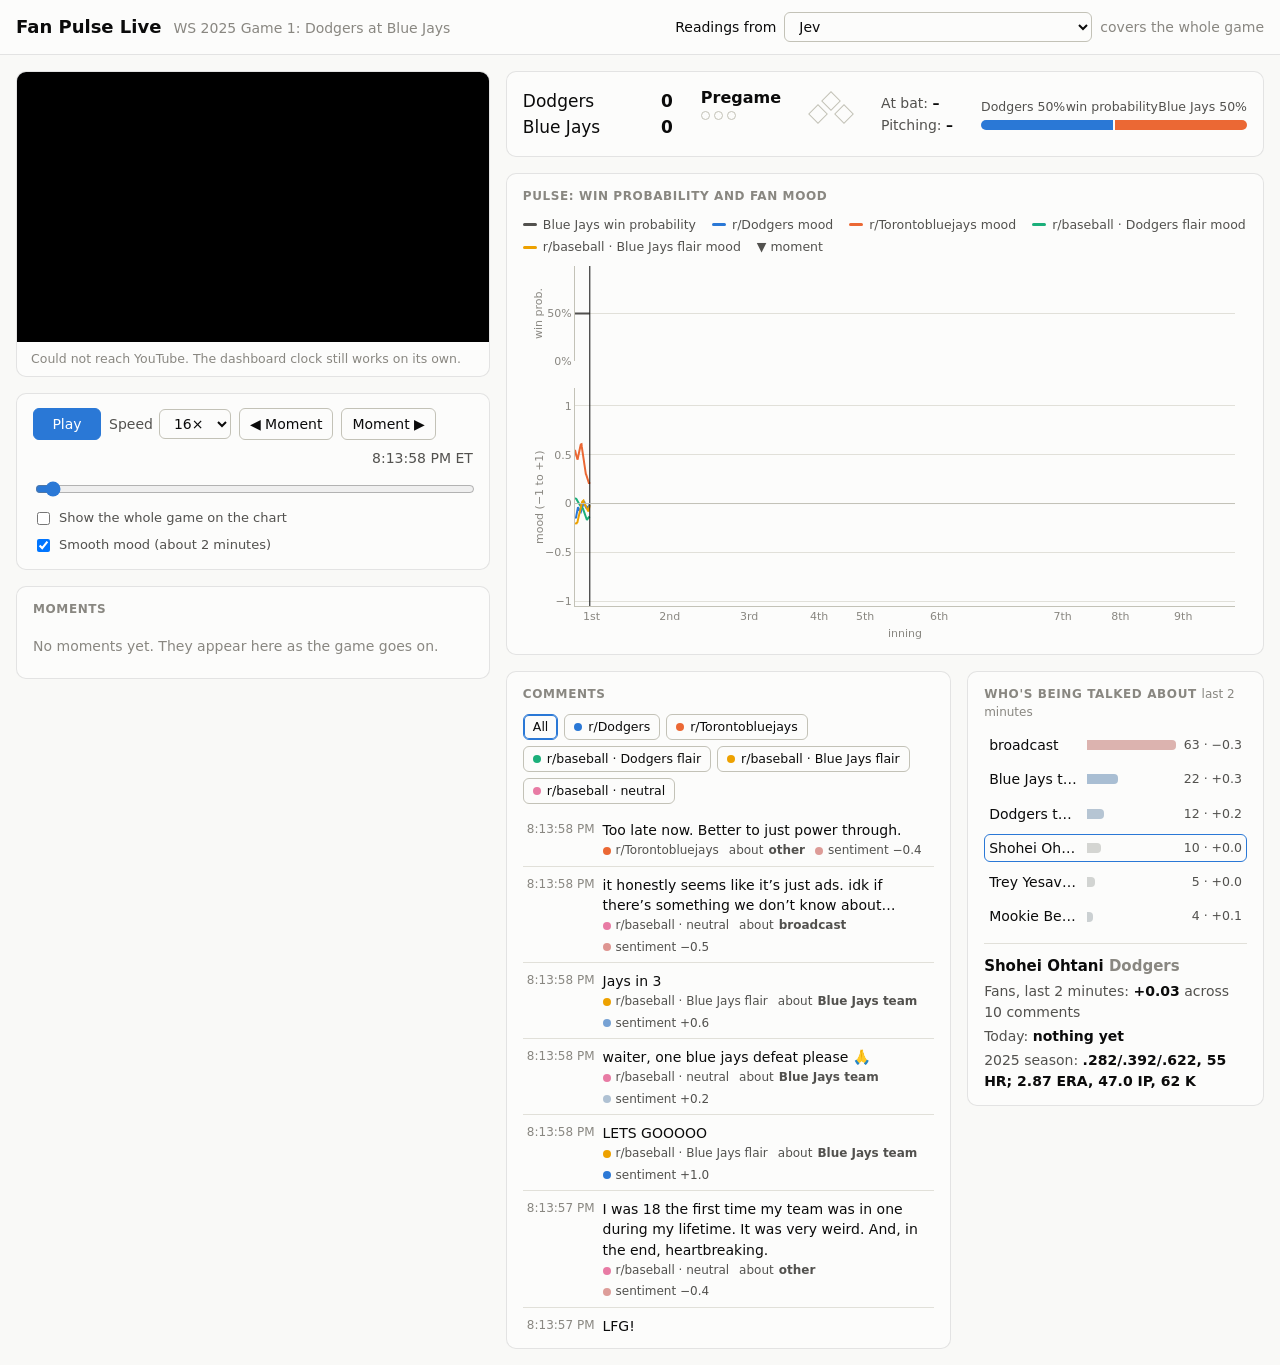
<file: web/index.html>
<!doctype html>
<html lang="en">
<head>
  <meta charset="utf-8">
  <meta name="viewport" content="width=device-width, initial-scale=1">
  <title>Fan Pulse Live</title>
  <link rel="stylesheet" href="style.css">
  <script src="vendor/plotly.min.js" defer></script>
  <script src="app.js" defer></script>
</head>
<body>
  <header class="top">
    <div class="brand">
      <h1>Fan Pulse Live</h1>
      <span id="game-label" class="muted"></span>
    </div>
    <div class="source">
      <label for="source">Readings from</label>
      <select id="source"></select>
      <span id="coverage" class="muted"></span>
    </div>
  </header>

  <div id="error" class="error" hidden></div>

  <main class="layout">
    <section class="left">
      <div class="card video-card">
        <div class="video"><div id="player"></div></div>
        <p id="video-note" class="note"></p>
      </div>

      <div class="card transport">
        <div class="transport-row">
          <button id="play" class="primary" aria-label="Play or pause">Play</button>
          <label class="inline">Speed
            <select id="speed">
              <option value="1">1×</option>
              <option value="4">4×</option>
              <option value="16" selected>16×</option>
              <option value="60">60×</option>
            </select>
          </label>
          <button id="prev-moment">◀ Moment</button>
          <button id="next-moment">Moment ▶</button>
          <span id="clock" class="clock"></span>
        </div>
        <input id="scrub" type="range" min="0" max="1" step="1" value="0" aria-label="Game time">
        <div class="transport-row">
          <label class="inline check"><input id="show-future" type="checkbox"> Show the whole game on the chart</label>
          <label class="inline check"><input id="smooth" type="checkbox" checked> Smooth mood (about 2 minutes)</label>
        </div>
      </div>

      <div class="card">
        <h2>Moments</h2>
        <div id="moments" class="moments"></div>
      </div>
    </section>

    <section class="right">
      <div class="card scoreboard" id="scoreboard"></div>

      <div class="card">
        <h2>Pulse: win probability and fan mood</h2>
        <div id="legend" class="legend"></div>
        <div id="pulse" class="pulse"></div>
      </div>

      <div class="split">
        <div class="card">
          <h2>Comments</h2>
          <div id="tabs" class="tabs" role="tablist"></div>
          <div id="comments" class="comments"></div>
        </div>
        <div class="card">
          <h2>Who's being talked about <span class="muted">last 2 minutes</span></h2>
          <div id="subjects" class="subjects"></div>
          <div id="player-card" class="player-card"></div>
        </div>
      </div>
    </section>
  </main>
</body>
</html>
</file>
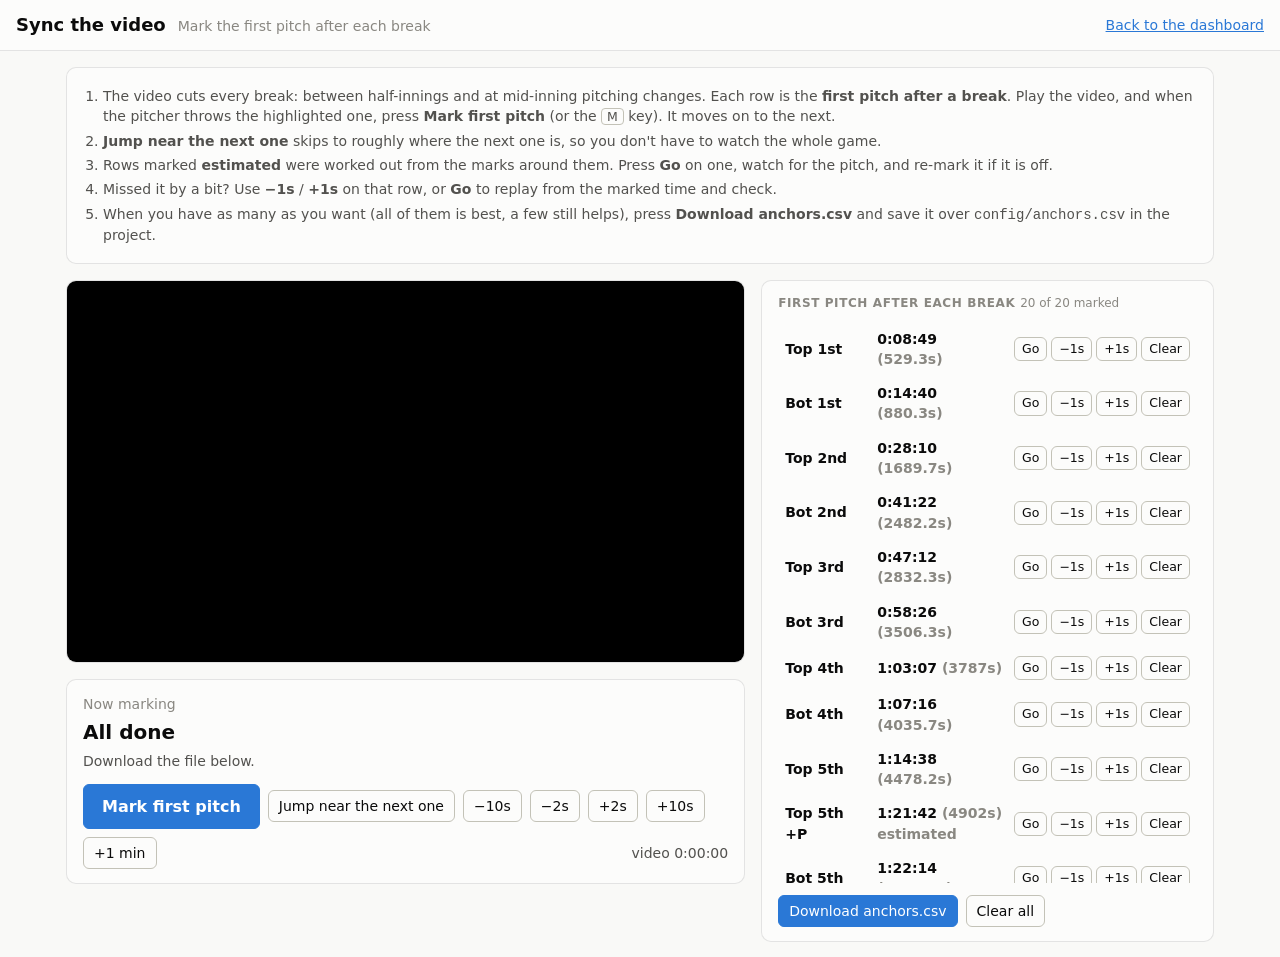
<file: web/anchors.html>
<!doctype html>
<html lang="en">
<head>
  <meta charset="utf-8">
  <meta name="viewport" content="width=device-width, initial-scale=1">
  <title>Sync the video</title>
  <link rel="stylesheet" href="style.css">
  <style>
    .wrap { max-width: 1180px; margin: 0 auto; padding: 16px; display: grid; gap: 16px; }
    .cols { display: grid; grid-template-columns: minmax(0, 3fr) minmax(300px, 2fr); gap: 16px; align-items: start; }
    @media (max-width: 900px) { .cols { grid-template-columns: minmax(0, 1fr); } }
    .steps { margin: 0; padding-left: 20px; color: var(--ink-2); }
    .steps li { margin: 4px 0; }
    .now { display: grid; gap: 4px; }
    .now .which { font-size: 20px; font-weight: 700; }
    .now .who { color: var(--ink-2); }
    .controls { display: flex; flex-wrap: wrap; gap: 8px; align-items: center; }
    button.mark { background: var(--accent); border-color: var(--accent); color: #fff; font-size: 16px; font-weight: 600; padding: 10px 18px; }
    .rows { display: grid; gap: 2px; max-height: 560px; overflow-y: auto; }
    .row { display: grid; grid-template-columns: 84px minmax(0, 1fr) auto; gap: 8px; align-items: center; padding: 5px 6px; border: 1px solid transparent; border-radius: 6px; }
    .row.current { border-color: var(--accent); }
    .row .code { font-weight: 600; }
    .row .time { font-variant-numeric: tabular-nums; color: var(--ink-2); }
    .row .time.set { color: var(--ink); font-weight: 600; }
    .row .acts { display: flex; gap: 4px; }
    .row button { padding: 2px 7px; font-size: 12.5px; }
    .done { font-weight: 600; }
    kbd { border: 1px solid var(--axis); border-radius: 4px; padding: 0 5px; font: inherit; font-size: 12.5px; }
  </style>
</head>
<body>
  <header class="top">
    <div class="brand"><h1>Sync the video</h1><span class="muted">Mark the first pitch after each break</span></div>
    <a href="index.html">Back to the dashboard</a>
  </header>

  <div class="wrap">
    <div class="card">
      <ol class="steps">
        <li>The video cuts every break: between half-innings and at mid-inning pitching changes. Each row is the <b>first pitch after a break</b>. Play the video, and when the pitcher throws the highlighted one, press <b>Mark first pitch</b> (or the <kbd>M</kbd> key). It moves on to the next.</li>
        <li><b>Jump near the next one</b> skips to roughly where the next one is, so you don't have to watch the whole game.</li>
        <li>Rows marked <b>estimated</b> were worked out from the marks around them. Press <b>Go</b> on one, watch for the pitch, and re-mark it if it is off.</li>
        <li>Missed it by a bit? Use <b>−1s</b> / <b>+1s</b> on that row, or <b>Go</b> to replay from the marked time and check.</li>
        <li>When you have as many as you want (all of them is best, a few still helps), press <b>Download anchors.csv</b> and save it over <code>config/anchors.csv</code> in the project.</li>
      </ol>
    </div>

    <div class="cols">
      <div class="left" style="display:grid;gap:16px">
        <div class="card video-card"><div class="video"><div id="player"></div></div></div>
        <div class="card">
          <div class="now">
            <span class="muted">Now marking</span>
            <span class="which" id="which"></span>
            <span class="who" id="who"></span>
          </div>
          <div class="controls" style="margin-top:12px">
            <button class="mark" id="mark">Mark first pitch</button>
            <button id="jump">Jump near the next one</button>
            <button data-skip="-10">−10s</button>
            <button data-skip="-2">−2s</button>
            <button data-skip="2">+2s</button>
            <button data-skip="10">+10s</button>
            <button data-skip="60">+1 min</button>
            <span class="clock" id="vtime"></span>
          </div>
        </div>
      </div>

      <div class="card">
        <h2>First pitch after each break <span class="muted" id="count"></span></h2>
        <div class="rows" id="rows"></div>
        <div class="controls" style="margin-top:12px">
          <button class="primary" id="download">Download anchors.csv</button>
          <button id="clear">Clear all</button>
        </div>
      </div>
    </div>
  </div>

<script>
'use strict';
const KEY = 'fanpulse-anchors-v2';
let halves = [], marks = {}, estimated = {}, current = 0, player = null;
try { marks = JSON.parse(localStorage.getItem(KEY) || '{}'); } catch (e) { marks = {}; }
const $ = id => document.getElementById(id);
const save = () => { try { localStorage.setItem(KEY, JSON.stringify(marks)); } catch (e) {} };

function label(h) {
  const half = `${h.half === 'top' ? 'Top' : 'Bottom'} of the ${ordinal(h.inning)}`;
  return h.kind === 'half' ? half : `${half}: ${h.what}`;
}
function shortLabel(h) {
  const half = `${h.half === 'top' ? 'Top' : 'Bot'} ${ordinal(h.inning)}`;
  return h.kind === 'half' ? half : `${half} +P`;
}
function ordinal(n) { return n + (n % 100 >= 11 && n % 100 <= 13 ? 'th' : ({1: 'st', 2: 'nd', 3: 'rd'}[n % 10] || 'th')); }
function clock(seconds) {
  const s = Math.max(0, Math.round(seconds)), h = Math.floor(s / 3600), m = Math.floor(s % 3600 / 60);
  return `${h}:${String(m).padStart(2, '0')}:${String(s % 60).padStart(2, '0')}`;
}
function videoTime() { return player && player.getCurrentTime ? player.getCurrentTime() : 0; }
function seekTo(seconds) { if (player && player.seekTo) player.seekTo(Math.max(0, seconds), true); }

function render() {
  const h = halves[current];
  $('which').textContent = h ? label(h) : 'All done';
  $('who').textContent = h ? `Batting: ${h.batter}. Pitching: ${h.pitcher}.` : 'Download the file below.';
  const set = halves.filter(x => marks[x.code] !== undefined).length;
  $('count').textContent = `${set} of ${halves.length} marked`;
  $('rows').innerHTML = halves.map((x, i) => {
    const t = marks[x.code];
    return `<div class="row${i === current ? ' current' : ''}" data-i="${i}">
      <span class="code" title="${x.kind === 'half' ? 'Start of the half-inning' : x.what + ' (mid-inning pitching change)'}">${shortLabel(x)}</span>
      <span class="time${t !== undefined ? ' set' : ''}">${t !== undefined ? `${clock(t)} <span class="muted">(${t}s)${estimated[x.code] ? ' estimated' : ''}</span>` : `<span class="muted">${x.batter} vs ${x.pitcher}</span>`}</span>
      <span class="acts">${t !== undefined
        ? `<button data-act="go">Go</button><button data-act="minus">−1s</button><button data-act="plus">+1s</button><button data-act="clear">Clear</button>`
        : `<button data-act="select">Select</button>`}</span>
    </div>`;
  }).join('');
  const row = $('rows').querySelector('.row.current');
  if (row && row.scrollIntoView) row.scrollIntoView({block: 'nearest'});
}

function mark() {
  const h = halves[current];
  if (!h) return;
  marks[h.code] = Math.round(videoTime() * 10) / 10;
  delete estimated[h.code];
  save();
  const next = halves.findIndex((x, i) => i > current && marks[x.code] === undefined);
  current = next >= 0 ? next : halves.findIndex(x => marks[x.code] === undefined);
  if (current < 0) current = halves.length;
  render();
}

/** Where the highlighted point probably is: the last marked one, plus the game time since, less a typical cut per break. */
const TYPICAL_CUT = 150;
function jumpNear() {
  const h = halves[current];
  if (!h) return;
  for (let i = current - 1; i >= 0; i--) {
    if (marks[halves[i].code] !== undefined) {
      seekTo(marks[halves[i].code] + (h.wall - halves[i].wall) - TYPICAL_CUT * (current - i) - 5);
      return;
    }
  }
}

$('mark').onclick = mark;
$('jump').onclick = jumpNear;
for (const button of document.querySelectorAll('[data-skip]')) button.onclick = () => seekTo(videoTime() + Number(button.dataset.skip));
document.addEventListener('keydown', e => { if ((e.key === 'm' || e.key === 'M') && !e.repeat) mark(); });
$('rows').onclick = e => {
  const act = e.target.dataset.act, row = e.target.closest('.row');
  if (!act || !row) return;
  const i = Number(row.dataset.i), code = halves[i].code;
  if (act === 'select') current = i;
  if (act === 'go') seekTo(marks[code] - 3);
  if (act === 'minus') marks[code] = Math.round((marks[code] - 1) * 10) / 10;
  if (act === 'plus') marks[code] = Math.round((marks[code] + 1) * 10) / 10;
  if (act === 'minus' || act === 'plus' || act === 'clear') delete estimated[code];
  if (act === 'clear') { delete marks[code]; current = i; }
  save(); render();
};
$('clear').onclick = () => { marks = {}; estimated = {}; current = 0; save(); render(); };
$('download').onclick = () => {
  const lines = ['half_inning,video_seconds,note'];
  for (const h of halves) if (marks[h.code] !== undefined) lines.push(`${h.code},${marks[h.code]},${label(h).replace(/,/g, '')}${estimated[h.code] ? ' (estimated)' : ''}`);
  const a = document.createElement('a');
  a.href = URL.createObjectURL(new Blob([lines.join('\n') + '\n'], {type: 'text/csv'}));
  a.download = 'anchors.csv';
  a.click();
};
setInterval(() => { $('vtime').textContent = `video ${clock(videoTime())}`; }, 250);

fetch('data/manifest.json', {cache: 'no-cache'}).then(r => r.json()).then(m => {
  halves = m.syncPoints;
  // Start from anchors already saved in the project, unless this browser has newer marks.
  if (!Object.keys(marks).length) for (const a of m.anchors) { marks[a.half] = a.video; if (a.estimated) estimated[a.half] = true; }
  current = halves.findIndex(h => marks[h.code] === undefined);
  if (current < 0) current = halves.length;
  render();
  window.onYouTubeIframeAPIReady = () => { player = new YT.Player('player', {videoId: m.youtubeVideoId, playerVars: {playsinline: 1, rel: 0}}); };
  const script = document.createElement('script');
  script.src = 'https://www.youtube.com/iframe_api';
  document.head.appendChild(script);
}).catch(() => { $('which').textContent = 'Could not load data/manifest.json. Run "fanpulse-live build" first.'; });
</script>
</body>
</html>
</file>
<file: web/style.css>
:root {
  color-scheme: light;
  --page: #f9f9f7;
  --surface: #fcfcfb;
  --ink: #0b0b0b;
  --ink-2: #52514e;
  --muted: #898781;
  --grid: #e1e0d9;
  --axis: #c3c2b7;
  --border: rgba(11, 11, 11, 0.10);
  --accent: #2a78d6;
  --neutral-mid: #d9d8d2;
  --pos: #2a78d6;
  --neg: #e34948;
  --series-1: #2a78d6;
  --series-2: #eb6834;
  --series-3: #1baf7a;
  --series-4: #eda100;
  --series-5: #e87ba4;
}

@media (prefers-color-scheme: dark) {
  :root {
    color-scheme: dark;
    --page: #0d0d0d;
    --surface: #1a1a19;
    --ink: #ffffff;
    --ink-2: #c3c2b7;
    --muted: #898781;
    --grid: #2c2c2a;
    --axis: #383835;
    --border: rgba(255, 255, 255, 0.10);
    --accent: #3987e5;
    --neutral-mid: #4a4a46;
    --pos: #3987e5;
    --neg: #e66767;
    --series-1: #3987e5;
    --series-2: #d95926;
    --series-3: #199e70;
    --series-4: #c98500;
    --series-5: #d55181;
  }
}

* { box-sizing: border-box; }

body {
  margin: 0;
  background: var(--page);
  color: var(--ink);
  font: 14px/1.45 system-ui, -apple-system, "Segoe UI", sans-serif;
}

h1 { font-size: 18px; margin: 0; }
h2 { font-size: 12px; margin: 0 0 10px; text-transform: uppercase; letter-spacing: 0.05em; color: var(--muted); font-weight: 600; }
h2 .muted { text-transform: none; letter-spacing: 0; font-weight: 400; }
.muted { color: var(--muted); }

.top {
  display: flex; flex-wrap: wrap; gap: 12px 24px; align-items: center; justify-content: space-between;
  padding: 12px 16px; background: var(--surface); border-bottom: 1px solid var(--border);
}
.brand { display: flex; gap: 12px; align-items: baseline; flex-wrap: wrap; }
.source { display: flex; gap: 8px; align-items: center; flex-wrap: wrap; }

.error { margin: 16px; padding: 12px 16px; border: 1px solid var(--neg); border-radius: 8px; background: var(--surface); }

.layout { display: grid; grid-template-columns: minmax(360px, 5fr) minmax(0, 8fr); gap: 16px; padding: 16px; align-items: start; }
.left, .right { display: grid; gap: 16px; min-width: 0; }
.split { display: grid; grid-template-columns: minmax(0, 3fr) minmax(0, 2fr); gap: 16px; align-items: start; }

@media (max-width: 1100px) {
  .layout, .split { grid-template-columns: minmax(0, 1fr); }
}

.card { background: var(--surface); border: 1px solid var(--border); border-radius: 10px; padding: 14px 16px; min-width: 0; }

button, select {
  font: inherit; color: var(--ink); background: var(--surface);
  border: 1px solid var(--axis); border-radius: 6px; padding: 5px 10px; cursor: pointer;
}
button:hover, select:hover { border-color: var(--accent); }
button:focus-visible, select:focus-visible, input:focus-visible { outline: 2px solid var(--accent); outline-offset: 1px; }
button.primary { background: var(--accent); border-color: var(--accent); color: #ffffff; min-width: 68px; }

/* Video. Nothing is ever drawn over the player. */
.video-card { padding: 0; overflow: hidden; }
.video { position: relative; width: 100%; aspect-ratio: 16 / 9; min-height: 270px; background: #000; }
.video iframe, .video > div { position: absolute; inset: 0; width: 100%; height: 100%; border: 0; }
.note { margin: 0; padding: 8px 14px; color: var(--muted); font-size: 12.5px; }
.note:empty { display: none; }

.transport { display: grid; gap: 10px; }
.transport-row { display: flex; flex-wrap: wrap; gap: 8px; align-items: center; }
.inline { display: inline-flex; gap: 6px; align-items: center; color: var(--ink-2); }
.check { font-size: 13px; }
.clock { margin-left: auto; font-variant-numeric: tabular-nums; color: var(--ink-2); }
input[type=range] { width: 100%; accent-color: var(--accent); }

/* Scoreboard */
.scoreboard { display: flex; flex-wrap: wrap; gap: 14px 28px; align-items: center; }
.teams { display: grid; gap: 2px; min-width: 150px; }
.team-row { display: flex; justify-content: space-between; gap: 16px; font-size: 17px; }
.team-row .runs { font-weight: 700; font-variant-numeric: tabular-nums; }
.team-row.leading .name { font-weight: 700; }
.situation { display: grid; gap: 2px; }
.situation .inning { font-size: 16px; font-weight: 600; }
.diamond { position: relative; width: 44px; height: 44px; }
.diamond .base { position: absolute; width: 14px; height: 14px; transform: rotate(45deg); border: 1.5px solid var(--axis); background: transparent; }
.diamond .base.on { background: var(--series-4); border-color: var(--series-4); }
.diamond .b1 { right: 2px; top: 15px; }
.diamond .b2 { left: 15px; top: 2px; }
.diamond .b3 { left: 2px; top: 15px; }
.outs { display: flex; gap: 4px; align-items: center; color: var(--ink-2); }
.outs .dot { width: 9px; height: 9px; border-radius: 50%; border: 1.5px solid var(--axis); }
.outs .dot.on { background: var(--ink-2); border-color: var(--ink-2); }
.matchup { display: grid; gap: 2px; color: var(--ink-2); min-width: 0; }
.matchup b { color: var(--ink); font-weight: 600; }
.wp { flex: 1 1 200px; min-width: 180px; display: grid; gap: 4px; }
.wp-bar { display: flex; height: 10px; border-radius: 5px; overflow: hidden; gap: 2px; background: var(--surface); }
.wp-bar span { display: block; height: 100%; }
.wp-labels { display: flex; justify-content: space-between; font-size: 12.5px; color: var(--ink-2); font-variant-numeric: tabular-nums; }

/* Pulse chart */
.pulse { width: 100%; height: 380px; }
.legend { display: flex; flex-wrap: wrap; gap: 4px 16px; margin-bottom: 4px; font-size: 12.5px; color: var(--ink-2); }
.legend .key { display: inline-flex; align-items: center; gap: 6px; }
.swatch { width: 14px; height: 3px; border-radius: 2px; display: inline-block; }
.dot { width: 8px; height: 8px; border-radius: 50%; display: inline-block; flex: none; }

/* Comments */
.tabs { display: flex; flex-wrap: wrap; gap: 6px; margin-bottom: 10px; }
.tabs button { padding: 3px 9px; font-size: 12.5px; display: inline-flex; gap: 6px; align-items: center; }
.tabs button[aria-selected=true] { border-color: var(--accent); box-shadow: inset 0 0 0 1px var(--accent); }
.comments { display: grid; gap: 2px; max-height: 520px; overflow-y: auto; }
.comment { display: grid; grid-template-columns: auto minmax(0, 1fr); gap: 2px 8px; padding: 6px 4px; border-bottom: 1px solid var(--grid); }
.comment .when { color: var(--muted); font-size: 12px; font-variant-numeric: tabular-nums; white-space: nowrap; padding-top: 1px; }
.comment .text { overflow-wrap: anywhere; }
.comment .meta { grid-column: 2; display: flex; flex-wrap: wrap; gap: 4px 10px; font-size: 12px; color: var(--ink-2); }
.chip { display: inline-flex; align-items: center; gap: 5px; }
.empty { color: var(--muted); padding: 8px 0; }

/* Who's being talked about */
.subjects { display: grid; gap: 6px; }
.subject { display: grid; grid-template-columns: minmax(90px, 9fr) minmax(0, 10fr) auto; gap: 8px; align-items: center; padding: 3px 4px; border: 1px solid transparent; border-radius: 6px; background: none; text-align: left; width: 100%; }
.subject:hover { border-color: var(--axis); }
.subject[aria-pressed=true] { border-color: var(--accent); }
.subject .name { overflow: hidden; text-overflow: ellipsis; white-space: nowrap; }
.subject .track { height: 10px; }
.subject .bar { display: block; height: 10px; border-radius: 0 4px 4px 0; min-width: 3px; }
.subject .num { font-variant-numeric: tabular-nums; color: var(--ink-2); font-size: 12.5px; white-space: nowrap; }
.player-card { margin-top: 12px; padding-top: 12px; border-top: 1px solid var(--grid); display: grid; gap: 4px; }
.player-card:empty { display: none; }
.player-card .who { font-weight: 600; font-size: 15px; }
.player-card .line { color: var(--ink-2); }
.player-card .line b { color: var(--ink); font-weight: 600; font-variant-numeric: tabular-nums; }

/* Moments */
.moments { display: grid; gap: 8px; max-height: 460px; overflow-y: auto; }
.moment { display: grid; gap: 4px; text-align: left; width: 100%; padding: 9px 11px; border-radius: 8px; }
.moment .head { display: flex; gap: 8px; justify-content: space-between; color: var(--ink-2); font-size: 12.5px; }
.moment .play { font-weight: 600; }
.moment .fan { display: flex; gap: 6px; align-items: baseline; color: var(--ink-2); font-size: 13px; }
.moment .fan .dot { transform: translateY(-1px); }

a { color: var(--accent); }
</file>
